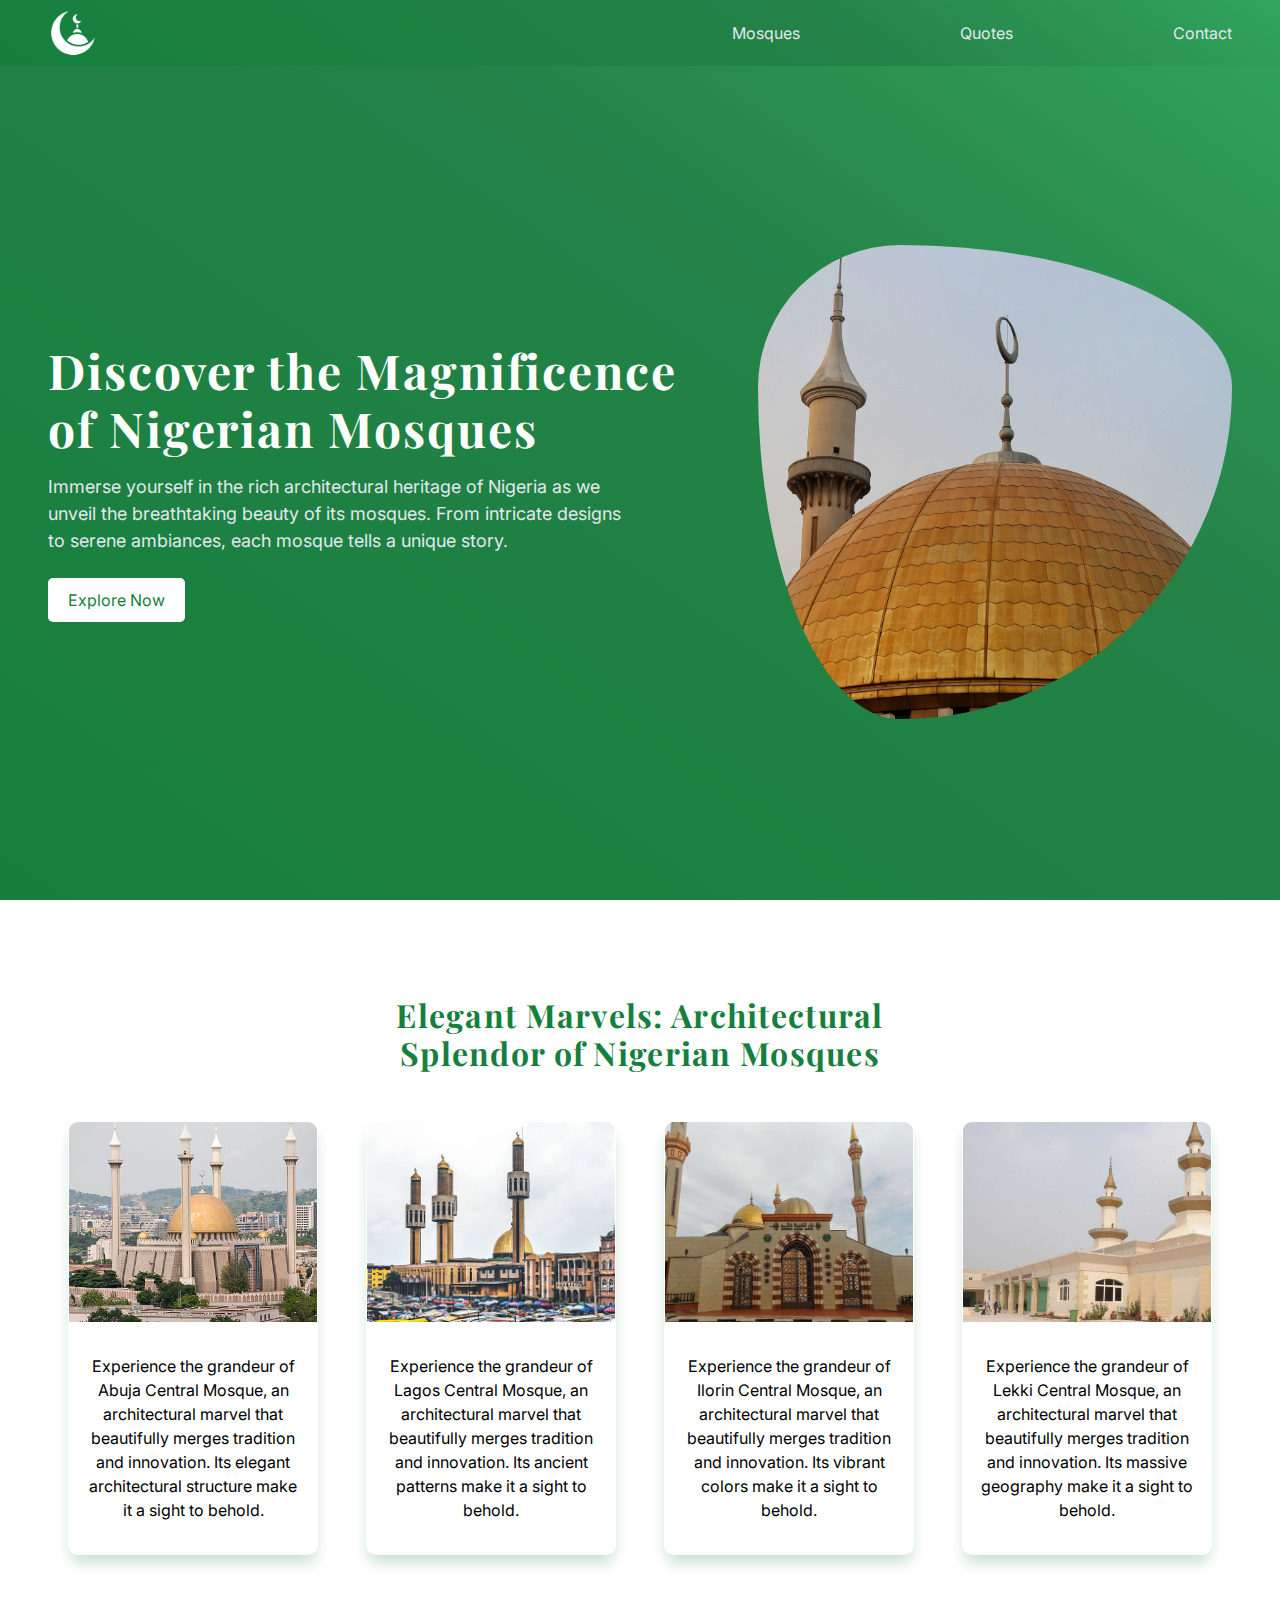
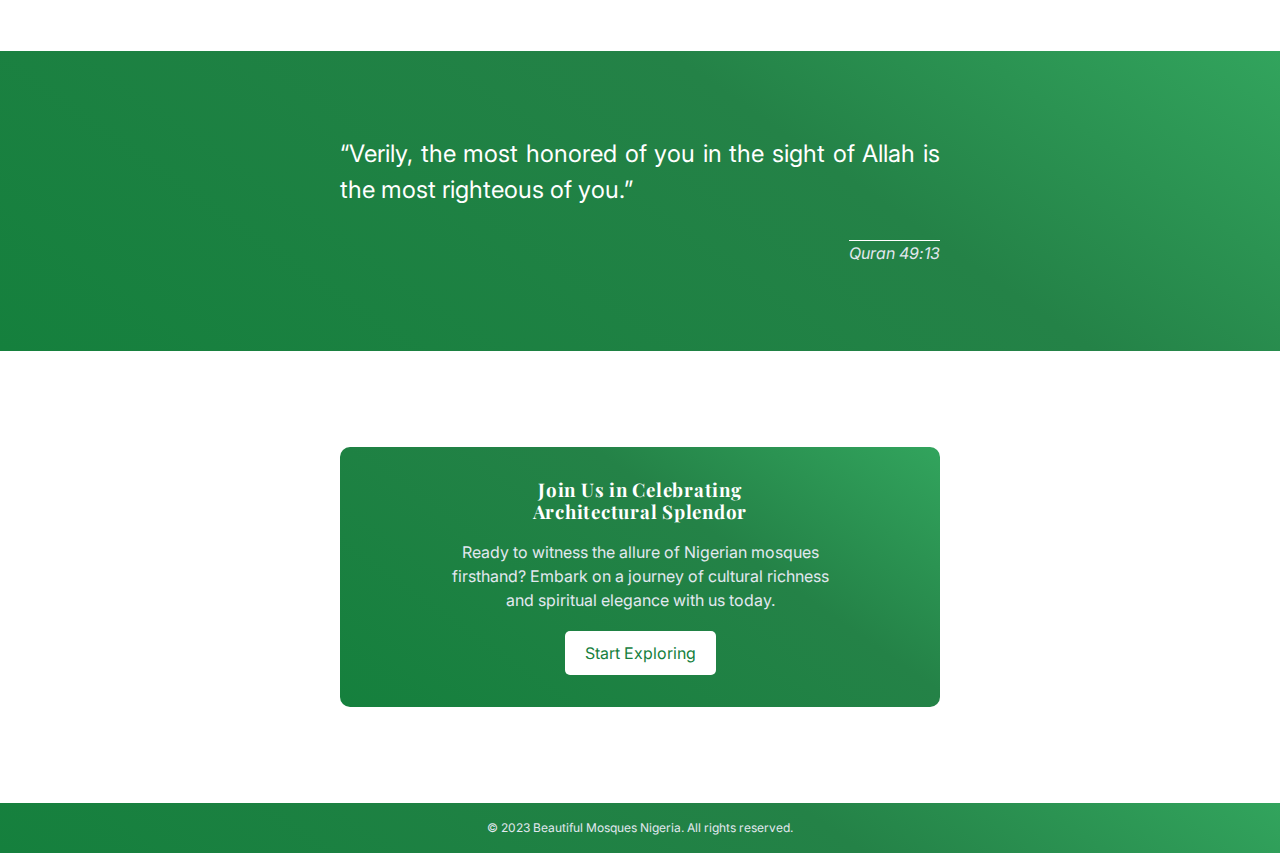
<file: index.html>
<!DOCTYPE html>
<html lang="en">
<head>
    <meta charset="UTF-8">
    <meta name="viewport" content="width=device-width, initial-scale=1.0">
    <title>Nigerian Beautiful Mosques | Odin Project</title>
    <link rel="preconnect" href="https://fonts.googleapis.com">
    <link rel="preconnect" href="https://fonts.gstatic.com" crossorigin>
    <link href="https://fonts.googleapis.com/css2?family=Inter&family=Playfair+Display:wght@500;700&display=swap" rel="stylesheet">
    <link rel="stylesheet" href="./asset/css/header.css">
    <link rel="stylesheet" href="./asset/css/style.css">
</head>
<body>
    <header class="header">
        <a href="#" class="logo header__logo"><img src="./asset/images/crescent.png" alt="" class="logo__img"></a>
        <nav class="menu header__menu">
            <input type="checkbox" name="" id="" class="menu__toggle">
            <img src="./asset/images/hamburger.png" alt="" class="menu__hamburger">
            <ul class="menu__list menu__list_visible">
                <li><a href="#mosques" class="menu__link">Mosques</a></li>
                <li><a href="#quotes" class="menu__link">Quotes</a></li>
                <li><a href="#contact" class="menu__link">Contact</a></li>
            </ul>
        </nav>
    </header>
    <section class="hero">
        <div class="hero__content">
            <h1 class="hero__heading">Discover the Magnificence of Nigerian Mosques</h1>
            <p class="hero__paragraph">Immerse yourself in the rich architectural heritage of Nigeria as we unveil the breathtaking beauty of its mosques. From intricate designs to serene ambiances, each mosque tells a unique story.</p>
            <a href="#main" class="btn hero__btn">Explore Now</a>
        </div>
        <img src="./asset/images/hero.jpg" alt="" class="hero__img">
    </section>
    <main id="main" class="main">
        <section id="mosques" class="main__section mosques">
            <h2 class="mosques__heading">Elegant Marvels: Architectural Splendor of Nigerian Mosques</h2>
            <div class="mosques__inner">
                <div class="mosque">
                    <img src="./asset/images/abuja mosque.jpg" alt="" class="mosque__img">
                    <p class="mosque__paragraph">Experience the grandeur of Abuja Central Mosque, an architectural marvel that beautifully merges tradition and innovation. Its elegant architectural structure make it a sight to behold.</p>
                </div>
                <div class="mosque">
                    <img src="./asset/images/lagos mosque.jpg" alt="" class="mosque__img">
                    <p class="mosque__paragraph">Experience the grandeur of Lagos Central Mosque, an architectural marvel that beautifully merges tradition and innovation. Its ancient patterns make it a sight to behold.</p>
                </div>
                <div class="mosque">
                    <img src="./asset/images/ilorin mosque.jpg" alt="" class="mosque__img">
                    <p class="mosque__paragraph">Experience the grandeur of Ilorin Central Mosque, an architectural marvel that beautifully merges tradition and innovation. Its vibrant colors make it a sight to behold.</p>
                </div>
                <div class="mosque">
                    <img src="./asset/images/lemu.jpg" alt="" class="mosque__img">
                    <p class="mosque__paragraph">Experience the grandeur of Lekki Central Mosque, an architectural marvel that beautifully merges tradition and innovation. Its massive geography make it a sight to behold.</p>
                </div>
            </div>
        </section>
        <section id="quotes" class="main__section quote-container">
            <blockquote class="quote">
                <q class="quote__content">Verily, the most honored of you in the sight of Allah is the most righteous of you.</q>
                <cite class="quote__cite">Quran 49:13</cite>
            </blockquote>
        </section>
        <section id="contact" class="main__section contact">
            <div class="contact__inner">
                <div class="contact__content">
                    <h3 class="contact__heading">Join Us in Celebrating Architectural Splendor</h3>
                    <p class="contact__paragraph">Ready to witness the allure of Nigerian mosques firsthand? Embark on a journey of cultural richness and spiritual elegance with us today.</p>
                </div>
                <a href="#" class="btn contact__btn">Start Exploring</a>
            </div>
        </section>
    </main>
    <footer class="footer">
        <p class="copyright">© 2023 Beautiful Mosques Nigeria. All rights reserved.</p>
    </footer>
</body>
</html>
</file>
<file: asset/css/header.css>
header {
    position: fixed;
    top: 0;
    width: 100vw;
    display: flex;
    flex-direction: row;
    align-items: center;
    justify-content: space-between;
    padding: 0.5rem 1.5rem;
    z-index: 999;
    background-color: var(--green);
    background: var(--green_gradient);
  }

  .logo {
    display: inline-block;
    max-width: 50px;
    z-index: 100;
  }

  .menu {
    display: inline-block;
    z-index: -100;
  }

  .menu__toggle {
    position: absolute;
    top: 0;
    bottom: 0;
    right: 2rem;
    opacity: 0;
  }

  .menu__hamburger {
    max-width: 35px;
    z-index: 100;
  }

  .menu__list {
    display: none;
    position: absolute;
    bottom: 0;
    top: 100%;
    right: 0;
    height: max-content;
    width: 100%;
    padding: 2rem;
    z-index: -1000;
    background-color: var(--green);
  }

  .menu__toggle:checked ~ .menu__list {
    display: flex;
    flex-direction: column;
    gap: 1rem;
    align-items: center;
    animation: drop-menu 0.5s ease;
  }

  @keyframes drop-menu {
    from {
        transform: translateX(200%);
    }
    to {
        transform: translateX(0%);
    }
  }

  .menu__link {
    color: var(--light_white);
    transition: 0.3s ease-in;
    border-bottom: 1px solid transparent;
  }

  .menu__link:is(:hover, :focus-visible, :active) {
    border-bottom-color: var(--white);
  }

  @media screen and (min-width: 700px) {

    .menu {
        width: min(50%, 500px);
    }

    .menu__toggle {
        display: none;
    }

    .menu__hamburger {
        display: none;
    }

    .menu__list {
        position: relative;
        display: flex;
        flex-direction: row;
        gap: 1rem;
        justify-content: space-between;
        bottom: auto;
        top: auto;
        right: auto;
        left: auto;
        width: 100%;
        padding: 0;
        background-color: transparent;
    }

  }

  @media screen and (min-width: 1024px) {

    .header {
        padding: 0.5rem 3rem;
    }

  }

  @media screen and (min-width: 1440px) {

    .header {
        padding: 0.5rem 6rem;
    }

  }
</file>
<file: asset/css/style.css>
/*
  Josh's Custom CSS Reset
  https://www.joshwcomeau.com/css/custom-css-reset/
*/
*, *::before, *::after {
    box-sizing: border-box;
  }
  
  * {
    margin: 0;
  }
  
  html {
    scroll-behavior: smooth;
  }
  
  html, body {
    width: 100%;
    min-height: 100%;
  }
  
  body {
    line-height: 1.5;
    text-rendering: optimizeSpeed;
    -webkit-font-smoothing: antialiased;
  }
  
  img, picture, video, canvas, svg {
    display: block;
    width: 100%;
  }
  
  input, button, textarea, select {
    font: inherit;
    margin: 0;
    padding: 0;
  }
  
  p, h1, h2, h3, h4, h5, h6 {
    overflow-wrap: break-word;
  }
  
  a {
    text-decoration: none;
    color: inherit;
  }
  
  ul {
    list-style: none;
    margin: 0;
    padding: 0;
  }
  
  address {
    font-style: normal;
  }
  
  .sr-only {
    position: absolute;
    width: 0.0625rem;
    height: 0.0625rem;
    padding: 0;
    margin: -0.0625rem;
    overflow: hidden;
    clip: rect(0, 0, 0, 0);
    white-space: nowrap;
    border-width: 0;
  }

  :root {
  
    /* primary colors */
    --green: rgb(21,128,61);
    --white: #fff;
    --light_white: #e2e8f0;

    /* neutral colors */
    --green_gradient: linear-gradient(35deg, rgba(21,128,61,1) 0%, rgba(36,130,71,1) 64%, rgba(50,164,93,1) 100%);
    --box_shadow: 0px 10px 15px -3px rgba(21,128,61, 0.25);

    /* font family */
    --heading: 'Playfair Display', serif;
    --paragraph: 'Inter', sans-serif;

    /* font weights */
    --normal: 400;
    --medium: 500;
    --bold: 700;
  
  }

  h1, h2, h3, h4, h5, h6 {
    font-family: var(--heading);
    letter-spacing: 0.04em;
    line-height: 1.2em;
  }

  .btn {
    width: fit-content;
    padding: 10px 20px;
    color: var(--green);
    border: 1px solid inherit;
    border-radius: 5px;
    background-color: var(--white);
    transition: 0.3s ease;
  }

  .btn:is(:hover, :focus-visible, :active) {
    color: var(--white);
    border: 1px solid var(--white);
    background-color: transparent;
  }

  body {
    display: flex;
    flex-direction: column;
    font-family: var(--paragraph);
    font-size: 1rem;
  }

  .hero {
    display: flex;
    flex-direction: column-reverse;
    align-items: center;
    justify-content: space-between;
    gap: 2rem;
    width: 100%;
    min-height: 100vh;
    padding: 6rem 2rem 2rem;
    background: var(--green);
    background: var(--green_gradient);
  }

  .hero__content {
    display: flex;
    flex-direction: column;
    gap: 1rem;
  }

  .hero__heading {
    font-size: clamp(2rem, 4.5vw, 3rem);
    font-weight: var(--bold);
    color: var(--white);
    max-width: 22ch;
  }

  .hero__paragraph {
    font-size: clamp(1rem, 4.5vw, 1.125rem);
    color: var(--light_white);
    max-width: 53ch;
  }

  .hero__img {
    width: 100%;
    max-width: 270px;
    aspect-ratio: 1/1;
    object-fit: cover;
    object-position: left center;
    border-radius: 30% 70% 70% 30% / 30% 30% 70% 70%;
  }

  .hero__btn {
    margin-top: 0.5rem;
  }

  .main {
    display: flex;
    flex-direction: column;
    align-items: center;
    justify-content: center;
    width: 100%;
  }

  .main__section {
    width: 100%;
    padding-block: 6rem;
    padding-inline: 2rem;
  }

  .mosques {
    display: flex;
    flex-direction: column;
    align-items: center;
    justify-content: center;
  }

  .mosques__heading {
    font-size: clamp(1.5rem, 4.5vw, 2rem);
    color: var(--green);
    text-align: center;
    max-width: 30ch;
    padding-bottom: 3rem;
  }

  .mosques__inner {
    display: flex;
    flex-direction: row;
    flex-wrap: wrap;
    column-gap: 1rem;
    gap: 3rem;
    width: 100%;
    align-items: stretch;
    justify-content: center;
  }

  .mosque {
    display: flex;
    flex-direction: column;
    flex-grow: 0;
    flex-shrink: 1;
    flex-basis: auto;
    text-align: center;
    width: min(100%, 250px);
    border: 1px solid transparent;
    border-radius: 10px;
    overflow: hidden;
    box-shadow: var(--box_shadow);
  }

  .mosque__img {
    height: 200px;
    object-fit: cover;
    object-position: center;
  }

  .mosque__paragraph {
    padding: 2rem 1rem;
  }

  .quote-container {
    display: flex;
    flex-direction: column;
    align-items: center;
    justify-content: center;
    height: 300px;
    background-color: var(--green);
    background: var(--green_gradient);
  }

  .quote {
    display: flex;
    flex-direction: column;
    row-gap: 2rem;
  }

  .quote__content {
    font-size: 1.5rem;
    text-align: justify;
    color: var(--white);
    max-width: 40ch;
  }

  .quote__cite {
    align-self: end;
    width: fit-content;
    color: var(--light_white);
    border-top: 1px solid var(--white);
  }

  .contact__inner {
    display: flex;
    flex-direction: column;
    align-items: center;
    justify-content: center;
    gap: 1.2rem;
    text-align: center;
    width: min(100%, 600px);
    padding: 2rem;
    margin: auto;
    border-radius: 10px;
    background-color: var(--green);
    background: var(--green_gradient);
  }

  .contact__content {
    display: flex;
    flex-direction: column;
    align-items: center;
    gap: 1rem;
  }

  .contact__heading {
    color: var(--white);
    max-width: 25ch;
  }

  .contact__paragraph {
    color: var(--light_white);
    max-width: 40ch;
  }

  .footer {
    display: flex;
    flex-direction: column;
    align-items: center;
    justify-content: center;
    width: 100%;
    padding: 1rem;
    background-color: var(--green);
    background: var(--green_gradient);
  }

  .copyright {
    font-size: 12px;
    text-align: center;
    color: var(--light_white);
  }

  @media screen and (min-width: 700px) {

    .hero {
      flex-direction: row;
      padding: 6rem 2rem 2rem;
    }

    .hero__content {
      max-width: 60%;
    }

    .hero__img {
      max-width: 40%;
    }

  }

  @media screen and (min-width: 1024px) {

    .hero {
      padding: 6rem 3rem 2rem;
    }

  }
</file>
